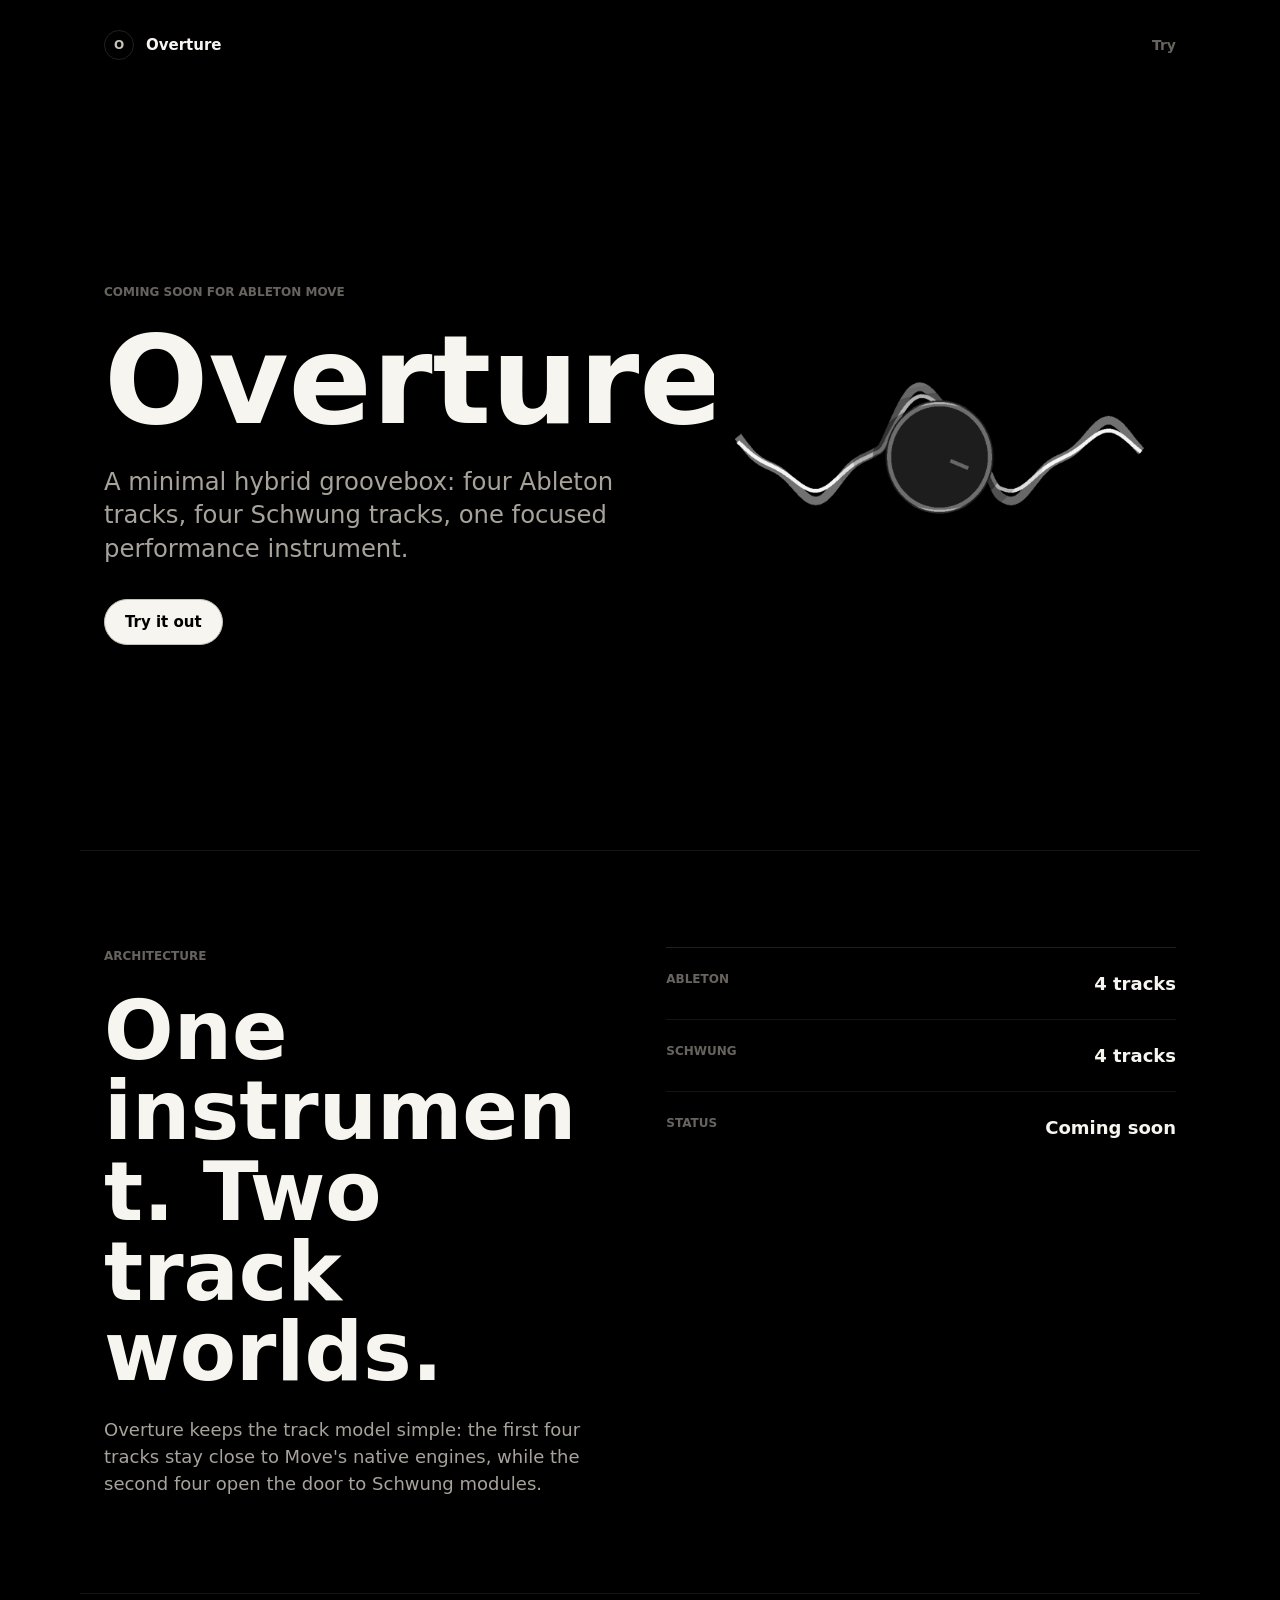
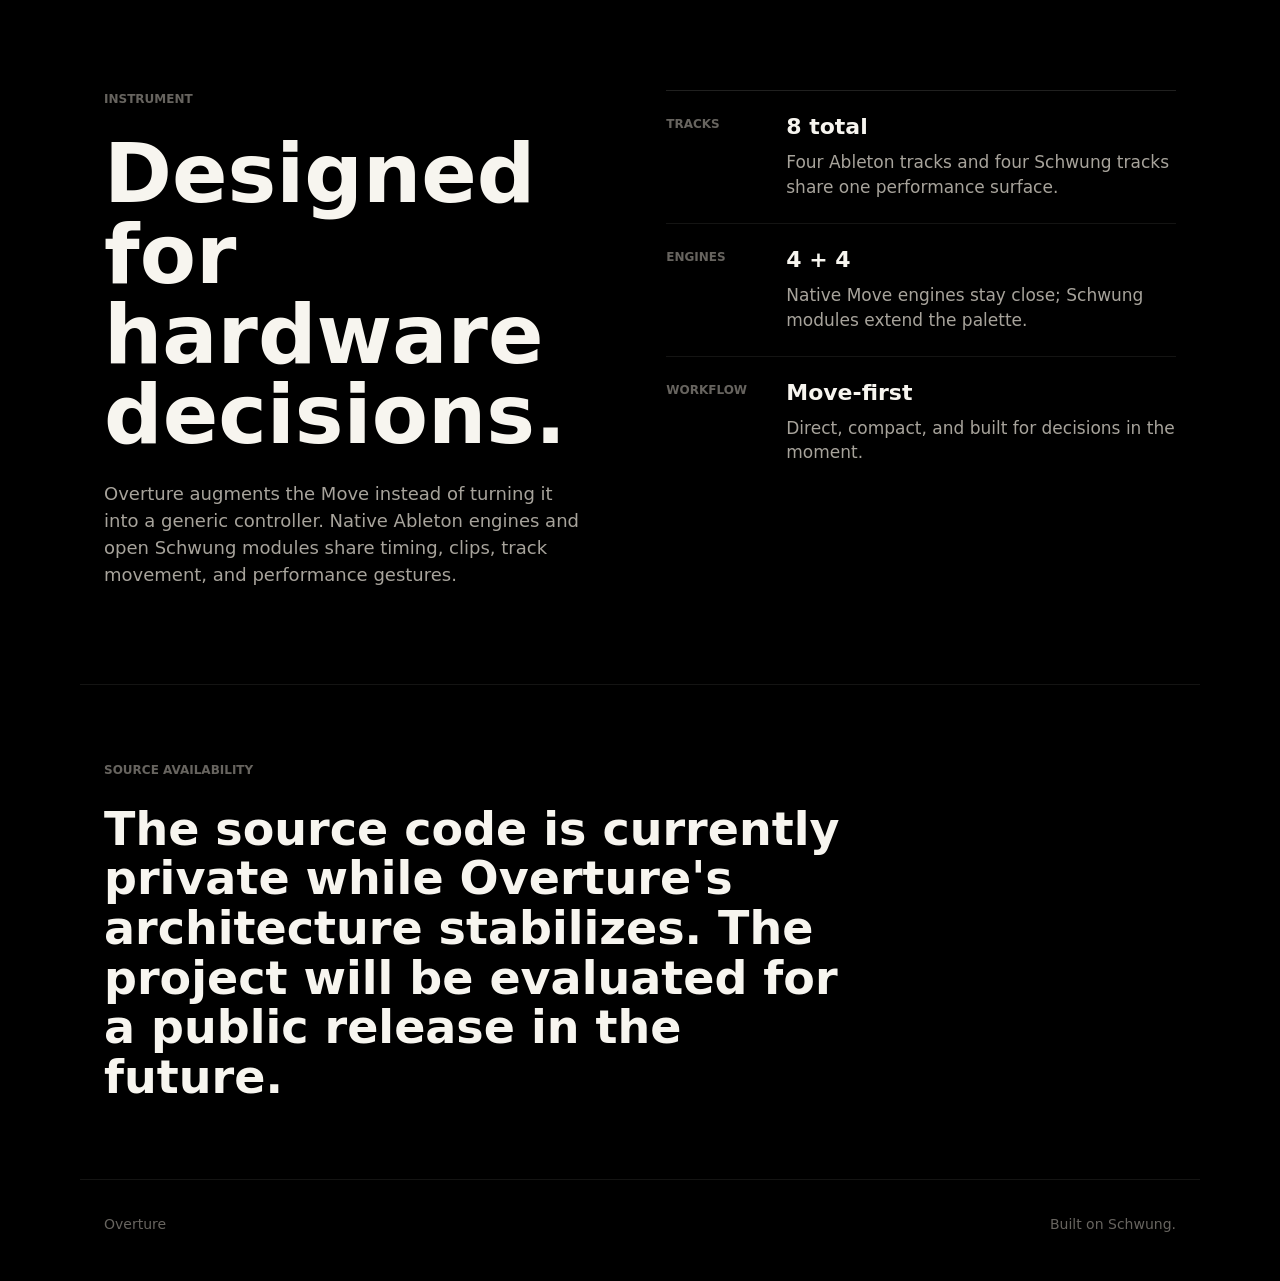
<file: index.html>
<!DOCTYPE html><html lang="en"><head><meta charset="utf-8"><meta name="viewport" content="width=device-width, initial-scale=1"><meta name="description" content="Overture is a hybrid groovebox for Ableton Move, combining four Ableton tracks with four open Schwung tracks."><link rel="canonical" href="https://overture.mov/"><link rel="icon" href="/favicon.svg"><meta property="og:type" content="website"><meta property="og:site_name" content="Overture"><meta property="og:title" content="Overture | Hybrid groovebox for Ableton Move"><meta property="og:description" content="Overture is a hybrid groovebox for Ableton Move, combining four Ableton tracks with four open Schwung tracks."><meta property="og:url" content="https://overture.mov/"><meta property="og:image" content="https://overture.mov/images/og-image.png"><meta property="og:image:secure_url" content="https://overture.mov/images/og-image.png"><meta property="og:image:type" content="image/png"><meta property="og:image:width" content="1200"><meta property="og:image:height" content="630"><meta property="og:image:alt" content="Overture waveform and encoder visual."><meta name="twitter:card" content="summary_large_image"><meta name="twitter:title" content="Overture | Hybrid groovebox for Ableton Move"><meta name="twitter:description" content="Overture is a hybrid groovebox for Ableton Move, combining four Ableton tracks with four open Schwung tracks."><meta name="twitter:image" content="https://overture.mov/images/og-image.png"><title>Overture | Hybrid groovebox for Ableton Move</title><script defer crossorigin="anonymous" src="https://cloud.umami.is/script.js" data-website-id="384f4732-9202-4f8e-85a1-eb3e0fffeacc"></script><link rel="stylesheet" href="/_astro/global.DN-O3Gzb.css"></head><body><header class="site-header" aria-label="Primary navigation"><a class="brand" href="/" aria-label="Overture home"><span class="brand-mark" aria-hidden="true">O</span><span>Overture</span></a><nav class="header-links" aria-label="Links"><a class="nav-link" href="/try/">Try</a></nav></header><main><section class="hero"><div class="hero-display" aria-hidden="true"><img class="waveform-fallback" src="/images/og-image.png" alt="" loading="eager" decoding="async"><canvas data-overture-waveform></canvas></div><div class="hero-copy"><p class="eyebrow">Coming soon for Ableton Move</p><h1>Overture</h1><p class="lede">A minimal hybrid groovebox: four Ableton tracks, four Schwung tracks, one focused performance instrument.</p><a class="primary-link" href="/try/">Try it out</a></div></section><section id="tracks" class="spec-section" aria-label="Overture track architecture"><div class="section-copy"><p class="eyebrow">Architecture</p><h2>One instrument. Two track worlds.</h2><p>Overture keeps the track model simple: the first four tracks stay close to Move's native engines, while the second four open the door to Schwung modules.</p></div><dl class="spec-list"><div><dt>Ableton</dt><dd>4 tracks</dd></div><div><dt>Schwung</dt><dd>4 tracks</dd></div><div><dt>Status</dt><dd>Coming soon</dd></div></dl></section><section id="instrument" class="spec-section"><div class="section-copy"><p class="eyebrow">Instrument</p><h2>Designed for hardware decisions.</h2><p>Overture augments the Move instead of turning it into a generic controller. Native Ableton engines and open Schwung modules share timing, clips, track movement, and performance gestures.</p></div><div class="detail-list" aria-label="Overture design principles"><article><span>Tracks</span><strong>8 total</strong><p>Four Ableton tracks and four Schwung tracks share one performance surface.</p></article><article><span>Engines</span><strong>4 + 4</strong><p>Native Move engines stay close; Schwung modules extend the palette.</p></article><article><span>Workflow</span><strong>Move-first</strong><p>Direct, compact, and built for decisions in the moment.</p></article></div></section><section id="source" class="closing-section"><p class="eyebrow">Source availability</p><p>The source code is currently private while Overture's architecture stabilizes. The project will be evaluated for a public release in the future.</p></section></main><footer><span>Overture</span><span>Built on Schwung.</span></footer><script type="module" src="/_astro/index.astro_astro_type_script_index_0_lang.qLqvZL_c.js"></script></body></html>
</file>
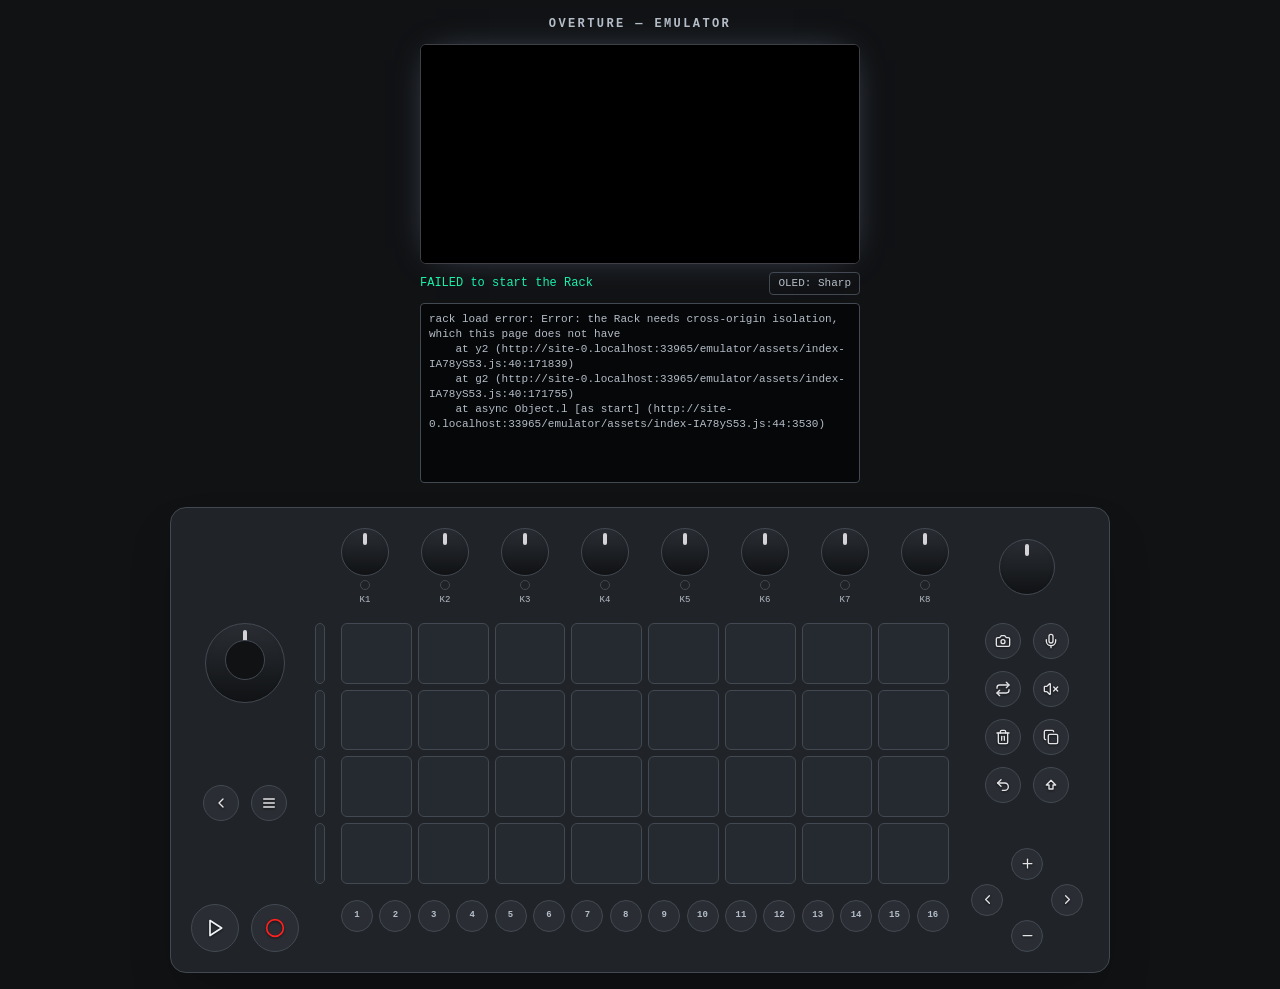
<file: emulator/index.html>
<!doctype html>
<html lang="en">
  <head>
    <meta charset="UTF-8" />
    <meta name="viewport" content="width=device-width, initial-scale=1.0" />
    <title>Overture Emulator</title>
    <!--
      A visitor who deep-links here has never been through the Try page, so no
      isolation shim is registered and there is no SharedArrayBuffer. Registering
      it here means the emulator does not depend on how it was reached.

      Only fetched when isolation is missing, so the standalone dev server — which
      sends the headers itself, and serves no such file — never asks for it.

      The path is absolute on purpose, and `web/dist` cannot self-host because of
      it. Both the registrar and the worker it registers belong to the site, at
      the origin root, and a Service Worker cannot claim a scope above the path
      it is served from — so a shim shipped inside `/emulator/` could never cover
      a framing page. An emulator hosted anywhere but this site must therefore be
      served with `Cross-Origin-Opener-Policy` and `Cross-Origin-Embedder-Policy`
      directly. Without one of the two it has no Rack at all: there is a single
      hosting path and it needs `SharedArrayBuffer`.
    -->
    <script>
      if (!window.crossOriginIsolated && "serviceWorker" in navigator) {
        const registrar = document.createElement("script");
        registrar.src = "/coi-register.js";
        document.head.appendChild(registrar);
      }
    </script>
    <script type="module" crossorigin src="./assets/index-IA78yS53.js"></script>
    <link rel="stylesheet" crossorigin href="./assets/index-BV2gyxOM.css">
  </head>
  <body>
    <div id="root"></div>
  </body>
</html>
</file>
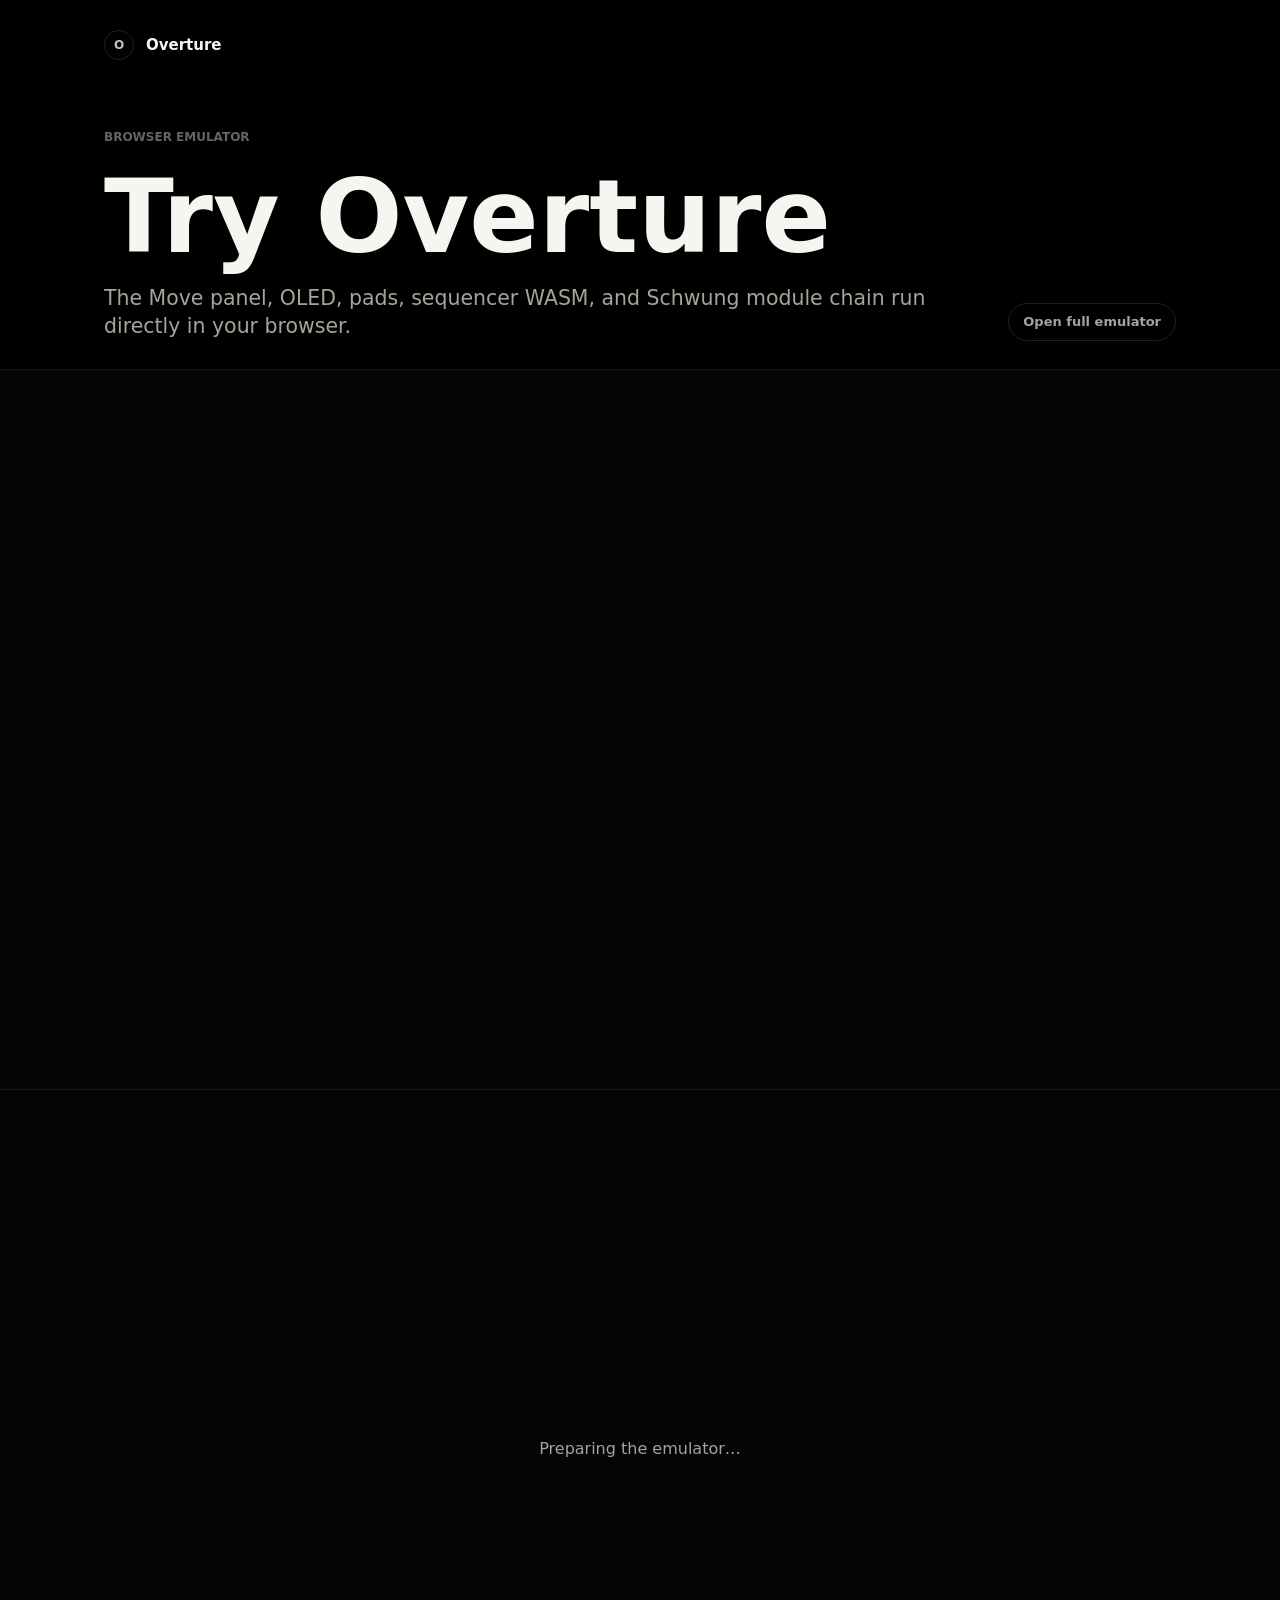
<file: try/index.html>
<!DOCTYPE html><html lang="en"><head><meta charset="utf-8"><meta name="viewport" content="width=device-width, initial-scale=1"><meta name="description" content="Play the Overture browser emulator with the real Move-style UI and Schwung-chain audio."><link rel="icon" href="/favicon.svg"><title>Try Overture | Browser Emulator</title><script>
  if (!window.crossOriginIsolated && "serviceWorker" in navigator) {
    const registrar = document.createElement("script");
    registrar.src = "/coi-register.js";
    document.head.appendChild(registrar);
  }
</script><script defer crossorigin="anonymous" src="https://cloud.umami.is/script.js" data-website-id="384f4732-9202-4f8e-85a1-eb3e0fffeacc"></script><link rel="stylesheet" href="/_astro/global.DN-O3Gzb.css"></head><body><header class="site-header" aria-label="Primary navigation"><a class="brand" href="/" aria-label="Overture home"><span class="brand-mark" aria-hidden="true">O</span><span>Overture</span></a></header><main class="try-main"><section class="try-hero"><div><p class="eyebrow">Browser emulator</p><h1>Try Overture</h1><p class="lede">The Move panel, OLED, pads, sequencer WASM, and Schwung module chain run directly in your browser.</p></div><a class="try-open-link" href="/emulator/?track=5&amp;view=note">Open full emulator</a></section><iframe class="emulator-frame" data-src="/emulator/?track=5&amp;view=note&amp;embed=site" title="Overture browser emulator" allow="autoplay; midi" hidden></iframe><p class="emulator-frame-status" role="status">Preparing the emulator…</p><script>
        (() => {
          const frame = document.querySelector(".emulator-frame");
          const status = document.querySelector(".emulator-frame-status");
          if (!frame || !status) return;
          if (window.crossOriginIsolated) {
            frame.src = frame.dataset.src;
            frame.hidden = false;
            status.hidden = true;
            return;
          }
          // The shim reloads this document once it is controlling, so the
          // ordinary path is that this page is replaced rather than updated.
          // Anything still here after that had no route to isolation: a browser
          // without Service Workers, or a worker that never took control.
          setTimeout(() => {
            status.textContent =
              "This browser could not start the emulator: it needs cross-origin isolation, which requires Service Worker support. Try a different browser, or reload.";
          }, 6000);
        })();
      </script></main></body></html>
</file>
<file: _astro/global.DN-O3Gzb.css>
:root{color-scheme:dark;--black:#000;--panel:#090909;--panel-soft:#0f0f0f;--white:#f7f5ef;--muted:#a7a39b;--quiet:#67645f;--line:#f7f5ef21;--line-soft:#f7f5ef14;--metal:#c7c2b8;--ableton:#d7d4cc;--schwung:#8f8c86;--max:1120px;font-family:Inter,ui-sans-serif,system-ui,-apple-system,BlinkMacSystemFont,Segoe UI,sans-serif}*{box-sizing:border-box}html{scroll-behavior:smooth}body{background:var(--black);color:var(--white);margin:0;line-height:1.5}a{color:inherit;-webkit-tap-highlight-color:transparent;text-decoration:none}a:focus-visible{outline:1px solid var(--white);outline-offset:5px}.site-header{max-width:var(--max);justify-content:space-between;align-items:center;margin:0 auto;padding:30px 24px;display:flex}.brand,.nav-link,footer{align-items:center;display:flex}.header-links{align-items:center;gap:18px;display:flex}.brand{color:var(--white);gap:12px;font-size:15px;font-weight:760}.brand-mark{border:1px solid var(--line);width:30px;height:30px;color:var(--metal);border-radius:50%;place-items:center;font-size:12px;font-weight:820;display:grid}.nav-link{color:var(--quiet);font-size:14px;font-weight:680;transition:color .16s}.nav-link:hover{color:var(--white)}.primary-link{border:1px solid var(--metal);background:var(--white);min-height:46px;color:var(--black);border-radius:999px;justify-content:center;align-items:center;margin-top:34px;padding:0 20px;font-size:15px;font-weight:760;transition:background .16s,border-color .16s,color .16s,transform .16s;display:inline-flex}.primary-link:hover{border-color:var(--white);color:var(--white);background:0 0;transform:translateY(-1px)}.hero{max-width:var(--max);grid-template-columns:minmax(0,1fr) minmax(430px,.92fr);align-items:center;gap:84px;min-height:min(760px,100vh - 90px);margin:0 auto;padding:84px 24px 96px;display:grid}.hero-copy,.hero-display,.section-copy,.closing-section{min-width:0}.hero-display{aspect-ratio:2;background:0 0;order:2;width:100%;position:relative;overflow:hidden;transform:translateY(-16px)}.waveform-fallback,.hero-display canvas{width:100%;height:100%;display:block}.waveform-fallback{object-fit:contain}.hero-display canvas{opacity:0;image-rendering:pixelated;position:absolute;inset:0}.hero-display.is-webgl-ready canvas{opacity:1}.hero-display.is-webgl-ready .waveform-fallback{opacity:0}.eyebrow{color:var(--quiet);letter-spacing:0;text-transform:uppercase;margin:0 0 26px;font-size:12px;font-weight:720}h1,h2,h3,p{overflow-wrap:anywhere}h1{color:var(--white);letter-spacing:0;white-space:nowrap;margin:0;font-size:clamp(66px,9.6vw,136px);font-weight:760;line-height:.88}h2{max-width:860px;color:var(--white);letter-spacing:0;margin:0;font-size:clamp(38px,6.4vw,82px);font-weight:760;line-height:.98}h3{color:var(--white);margin:8px 0 12px;font-size:22px;font-weight:720;line-height:1.12}.lede{max-width:760px;color:var(--muted);margin:30px 0 0;font-size:clamp(21px,1.9vw,27px);line-height:1.38}.spec-section,.section,.closing-section{max-width:var(--max);border-top:1px solid var(--line-soft);margin:0 auto;padding:96px 24px}.spec-section{grid-template-columns:minmax(0,.95fr) minmax(420px,1fr);align-items:start;gap:78px;display:grid}.section-copy p:not(.eyebrow),.closing-section p:not(.eyebrow){max-width:640px;color:var(--muted);margin:24px 0 0;font-size:18px}.spec-list,.detail-list{gap:0;margin:0;display:grid}.spec-list div,.detail-list article{border-top:1px solid var(--line-soft)}.spec-list div:first-child,.detail-list article:first-child{border-top-color:var(--line)}.spec-list div{grid-template-columns:minmax(0,.8fr) minmax(0,1fr);gap:20px;padding:22px 0;display:grid}.spec-list dt,.detail-list span{color:var(--quiet);text-transform:uppercase;font-size:12px;font-weight:720}.spec-list dd{color:var(--white);text-align:right;margin:0;font-size:18px;font-weight:720}.detail-list article{grid-template-columns:92px minmax(0,1fr);gap:10px 28px;padding:24px 0;display:grid}.detail-list strong{color:var(--white);font-size:22px;font-weight:720;line-height:1.12}.detail-list p{color:var(--muted);grid-column:2;margin:0;font-size:17px;line-height:1.45}.closing-section{padding-top:76px;padding-bottom:76px}.closing-section p:not(.eyebrow){max-width:760px;color:var(--white);font-size:clamp(26px,4vw,46px);font-weight:700;line-height:1.08}.try-main{flex-direction:column;min-width:0;min-height:calc(100vh - 92px);display:flex}.try-hero{max-width:var(--max);justify-content:space-between;align-items:end;gap:24px;width:100%;margin:0 auto;padding:38px 24px 28px;display:flex}.try-hero h1{font-size:clamp(54px,8vw,104px)}.try-hero .lede{max-width:860px;margin-top:22px;font-size:clamp(18px,1.6vw,23px)}.try-open-link{border:1px solid var(--line);min-height:38px;color:var(--muted);border-radius:999px;flex:none;justify-content:center;align-items:center;padding:0 14px;font-size:13px;font-weight:720;transition:border-color .16s,color .16s;display:inline-flex}.try-open-link:hover{border-color:var(--metal);color:var(--white)}.emulator-frame{border:0;border-top:1px solid var(--line-soft);background:#050505;flex:auto;width:100%;height:min(980px,100svh - 244px);min-height:720px;display:block}.emulator-frame-status{border-top:1px solid var(--line-soft);width:100%;height:min(980px,100svh - 244px);min-height:720px;color:var(--muted);text-align:center;background:#050505;flex:auto;justify-content:center;align-items:center;margin:0;padding:0 1.5rem;display:flex}.emulator-frame-status[hidden]{display:none}footer{max-width:var(--max);border-top:1px solid var(--line-soft);color:var(--quiet);flex-wrap:wrap;justify-content:space-between;gap:14px 28px;margin:0 auto;padding:34px 24px 46px;font-size:14px}@media (prefers-reduced-motion:reduce){*,:before,:after{scroll-behavior:auto!important;transition-duration:.01ms!important}}@media (width<=940px){.hero{grid-template-columns:1fr;gap:44px;min-height:auto;padding-top:56px;padding-bottom:72px}.hero-display{max-width:720px;transform:none}.spec-section{grid-template-columns:1fr;gap:46px}}@media (width<=640px){.site-header,.hero,.try-hero,.spec-section,.section,.closing-section,footer{padding-left:18px;padding-right:18px}.site-header{padding-top:20px;padding-bottom:18px}.hero{gap:34px;padding-top:42px;padding-bottom:56px}.try-main{min-height:calc(100svh - 68px)}.try-hero{align-items:start;gap:16px;padding-top:12px;padding-bottom:14px}.try-hero .eyebrow{margin-bottom:12px}.try-hero h1{white-space:normal;font-size:clamp(38px,11vw,48px)}.try-hero .lede{max-width:30rem;margin-top:12px;font-size:15px;line-height:1.38}.try-open-link{white-space:nowrap;min-height:34px;margin-top:3px;padding:0 11px;font-size:12px}h1{font-size:clamp(52px,17vw,82px)}h2{font-size:clamp(34px,12vw,56px)}.lede{margin-top:24px;font-size:20px}.spec-list div,.detail-list article{grid-template-columns:1fr;gap:8px}.detail-list p{grid-column:auto}.spec-list dd{text-align:left}footer{flex-direction:column;align-items:flex-start}.emulator-frame{height:calc(100svh - 206px);min-height:560px}}@media (width<=420px){.site-header{padding-top:18px}.try-hero{display:block}.try-open-link{margin-top:12px}.emulator-frame{height:calc(100svh - 242px)}}@media (orientation:landscape) and (height<=520px){.site-header,.try-hero{display:none}.try-main{min-height:100svh}.emulator-frame{border-top:0;height:100svh;min-height:0}}
</file>
<file: emulator/assets/index-BV2gyxOM.css>
*,:before,:after{--tw-border-spacing-x: 0;--tw-border-spacing-y: 0;--tw-translate-x: 0;--tw-translate-y: 0;--tw-rotate: 0;--tw-skew-x: 0;--tw-skew-y: 0;--tw-scale-x: 1;--tw-scale-y: 1;--tw-pan-x: ;--tw-pan-y: ;--tw-pinch-zoom: ;--tw-scroll-snap-strictness: proximity;--tw-gradient-from-position: ;--tw-gradient-via-position: ;--tw-gradient-to-position: ;--tw-ordinal: ;--tw-slashed-zero: ;--tw-numeric-figure: ;--tw-numeric-spacing: ;--tw-numeric-fraction: ;--tw-ring-inset: ;--tw-ring-offset-width: 0px;--tw-ring-offset-color: #fff;--tw-ring-color: rgb(59 130 246 / .5);--tw-ring-offset-shadow: 0 0 #0000;--tw-ring-shadow: 0 0 #0000;--tw-shadow: 0 0 #0000;--tw-shadow-colored: 0 0 #0000;--tw-blur: ;--tw-brightness: ;--tw-contrast: ;--tw-grayscale: ;--tw-hue-rotate: ;--tw-invert: ;--tw-saturate: ;--tw-sepia: ;--tw-drop-shadow: ;--tw-backdrop-blur: ;--tw-backdrop-brightness: ;--tw-backdrop-contrast: ;--tw-backdrop-grayscale: ;--tw-backdrop-hue-rotate: ;--tw-backdrop-invert: ;--tw-backdrop-opacity: ;--tw-backdrop-saturate: ;--tw-backdrop-sepia: ;--tw-contain-size: ;--tw-contain-layout: ;--tw-contain-paint: ;--tw-contain-style: }::backdrop{--tw-border-spacing-x: 0;--tw-border-spacing-y: 0;--tw-translate-x: 0;--tw-translate-y: 0;--tw-rotate: 0;--tw-skew-x: 0;--tw-skew-y: 0;--tw-scale-x: 1;--tw-scale-y: 1;--tw-pan-x: ;--tw-pan-y: ;--tw-pinch-zoom: ;--tw-scroll-snap-strictness: proximity;--tw-gradient-from-position: ;--tw-gradient-via-position: ;--tw-gradient-to-position: ;--tw-ordinal: ;--tw-slashed-zero: ;--tw-numeric-figure: ;--tw-numeric-spacing: ;--tw-numeric-fraction: ;--tw-ring-inset: ;--tw-ring-offset-width: 0px;--tw-ring-offset-color: #fff;--tw-ring-color: rgb(59 130 246 / .5);--tw-ring-offset-shadow: 0 0 #0000;--tw-ring-shadow: 0 0 #0000;--tw-shadow: 0 0 #0000;--tw-shadow-colored: 0 0 #0000;--tw-blur: ;--tw-brightness: ;--tw-contrast: ;--tw-grayscale: ;--tw-hue-rotate: ;--tw-invert: ;--tw-saturate: ;--tw-sepia: ;--tw-drop-shadow: ;--tw-backdrop-blur: ;--tw-backdrop-brightness: ;--tw-backdrop-contrast: ;--tw-backdrop-grayscale: ;--tw-backdrop-hue-rotate: ;--tw-backdrop-invert: ;--tw-backdrop-opacity: ;--tw-backdrop-saturate: ;--tw-backdrop-sepia: ;--tw-contain-size: ;--tw-contain-layout: ;--tw-contain-paint: ;--tw-contain-style: }*,:before,:after{box-sizing:border-box;border-width:0;border-style:solid;border-color:#e5e7eb}:before,:after{--tw-content: ""}html,:host{line-height:1.5;-webkit-text-size-adjust:100%;-moz-tab-size:4;-o-tab-size:4;tab-size:4;font-family:ui-sans-serif,system-ui,sans-serif,"Apple Color Emoji","Segoe UI Emoji",Segoe UI Symbol,"Noto Color Emoji";font-feature-settings:normal;font-variation-settings:normal;-webkit-tap-highlight-color:transparent}body{margin:0;line-height:inherit}hr{height:0;color:inherit;border-top-width:1px}abbr:where([title]){-webkit-text-decoration:underline dotted;text-decoration:underline dotted}h1,h2,h3,h4,h5,h6{font-size:inherit;font-weight:inherit}a{color:inherit;text-decoration:inherit}b,strong{font-weight:bolder}code,kbd,samp,pre{font-family:ui-monospace,SFMono-Regular,Menlo,monospace;font-feature-settings:normal;font-variation-settings:normal;font-size:1em}small{font-size:80%}sub,sup{font-size:75%;line-height:0;position:relative;vertical-align:baseline}sub{bottom:-.25em}sup{top:-.5em}table{text-indent:0;border-color:inherit;border-collapse:collapse}button,input,optgroup,select,textarea{font-family:inherit;font-feature-settings:inherit;font-variation-settings:inherit;font-size:100%;font-weight:inherit;line-height:inherit;letter-spacing:inherit;color:inherit;margin:0;padding:0}button,select{text-transform:none}button,input:where([type=button]),input:where([type=reset]),input:where([type=submit]){-webkit-appearance:button;background-color:transparent;background-image:none}:-moz-focusring{outline:auto}:-moz-ui-invalid{box-shadow:none}progress{vertical-align:baseline}::-webkit-inner-spin-button,::-webkit-outer-spin-button{height:auto}[type=search]{-webkit-appearance:textfield;outline-offset:-2px}::-webkit-search-decoration{-webkit-appearance:none}::-webkit-file-upload-button{-webkit-appearance:button;font:inherit}summary{display:list-item}blockquote,dl,dd,h1,h2,h3,h4,h5,h6,hr,figure,p,pre{margin:0}fieldset{margin:0;padding:0}legend{padding:0}ol,ul,menu{list-style:none;margin:0;padding:0}dialog{padding:0}textarea{resize:vertical}input::-moz-placeholder,textarea::-moz-placeholder{opacity:1;color:#9ca3af}input::placeholder,textarea::placeholder{opacity:1;color:#9ca3af}button,[role=button]{cursor:pointer}:disabled{cursor:default}img,svg,video,canvas,audio,iframe,embed,object{display:block;vertical-align:middle}img,video{max-width:100%;height:auto}[hidden]:where(:not([hidden=until-found])){display:none}*{border-color:hsl(var(--border))}html,body,#root{height:100%}body{background:var(--bg);color:var(--text);font-family:ui-monospace,SF Mono,Menlo,monospace;margin:0;-webkit-font-smoothing:antialiased}.pressed{outline:3px solid var(--accent);outline-offset:2px}.container{width:100%}@media (min-width: 640px){.container{max-width:640px}}@media (min-width: 768px){.container{max-width:768px}}@media (min-width: 1024px){.container{max-width:1024px}}@media (min-width: 1280px){.container{max-width:1280px}}@media (min-width: 1536px){.container{max-width:1536px}}.sr-only{position:absolute;width:1px;height:1px;padding:0;margin:-1px;overflow:hidden;clip:rect(0,0,0,0);white-space:nowrap;border-width:0}.pointer-events-none{pointer-events:none}.visible{visibility:visible}.fixed{position:fixed}.absolute{position:absolute}.relative{position:relative}.inset-0{top:0;right:0;bottom:0;left:0}.left-1\/2{left:50%}.top-1\.5{top:.375rem}.z-10{z-index:10}.z-50{z-index:50}.order-first{order:-9999}.col-start-1{grid-column-start:1}.col-start-2{grid-column-start:2}.col-start-3{grid-column-start:3}.col-start-4{grid-column-start:4}.row-start-1{grid-row-start:1}.row-start-2{grid-row-start:2}.row-start-3{grid-row-start:3}.row-end-4{grid-row-end:4}.mb-1{margin-bottom:.25rem}.mb-2{margin-bottom:.5rem}.mb-3{margin-bottom:.75rem}.mb-6{margin-bottom:1.5rem}.mb-8{margin-bottom:2rem}.ml-auto{margin-left:auto}.mt-1{margin-top:.25rem}.mt-2{margin-top:.5rem}.mt-2\.5{margin-top:.625rem}.mt-3{margin-top:.75rem}.mt-\[2px\]{margin-top:2px}.block{display:block}.inline{display:inline}.flex{display:flex}.table{display:table}.grid{display:grid}.hidden{display:none}.aspect-\[2\/1\]{aspect-ratio:2/1}.aspect-\[7\/6\]{aspect-ratio:7/6}.aspect-square{aspect-ratio:1 / 1}.h-1{height:.25rem}.h-10{height:2.5rem}.h-12{height:3rem}.h-14{height:3.5rem}.h-2{height:.5rem}.h-2\.5{height:.625rem}.h-20{height:5rem}.h-3{height:.75rem}.h-4{height:1rem}.h-5{height:1.25rem}.h-8{height:2rem}.h-9{height:2.25rem}.max-h-24{max-height:6rem}.min-h-\[1\.4em\]{min-height:1.4em}.min-h-\[100dvh\]{min-height:100dvh}.min-h-\[180px\]{min-height:180px}.min-h-\[2\.4em\]{min-height:2.4em}.min-h-screen{min-height:100vh}.w-1{width:.25rem}.w-10{width:2.5rem}.w-12{width:3rem}.w-14{width:3.5rem}.w-2\.5{width:.625rem}.w-20{width:5rem}.w-4{width:1rem}.w-5{width:1.25rem}.w-8{width:2rem}.w-9{width:2.25rem}.w-\[940px\]{width:940px}.w-\[min\(92vw\,440px\)\]{width:min(92vw,440px)}.w-\[min\(92vw\,940px\)\]{width:min(92vw,940px)}.w-\[min\(94vw\,440px\)\]{width:min(94vw,440px)}.w-full{width:100%}.w-max{width:-moz-max-content;width:max-content}.max-w-\[94vw\]{max-width:94vw}.max-w-none{max-width:none}.flex-1{flex:1 1 0%}.shrink-0{flex-shrink:0}.-translate-x-1\/2{--tw-translate-x: -50%;transform:translate(var(--tw-translate-x),var(--tw-translate-y)) rotate(var(--tw-rotate)) skew(var(--tw-skew-x)) skewY(var(--tw-skew-y)) scaleX(var(--tw-scale-x)) scaleY(var(--tw-scale-y))}.transform{transform:translate(var(--tw-translate-x),var(--tw-translate-y)) rotate(var(--tw-rotate)) skew(var(--tw-skew-x)) skewY(var(--tw-skew-y)) scaleX(var(--tw-scale-x)) scaleY(var(--tw-scale-y))}.cursor-ns-resize{cursor:ns-resize}.touch-none{touch-action:none}.select-none{-webkit-user-select:none;-moz-user-select:none;user-select:none}.grid-cols-2{grid-template-columns:repeat(2,minmax(0,1fr))}.grid-cols-3{grid-template-columns:repeat(3,minmax(0,1fr))}.grid-cols-8{grid-template-columns:repeat(8,minmax(0,1fr))}.grid-cols-\[repeat\(auto-fill\,minmax\(280px\,1fr\)\)\]{grid-template-columns:repeat(auto-fill,minmax(280px,1fr))}.flex-col{flex-direction:column}.flex-wrap{flex-wrap:wrap}.place-items-center{place-items:center}.items-start{align-items:flex-start}.items-center{align-items:center}.items-baseline{align-items:baseline}.items-stretch{align-items:stretch}.justify-center{justify-content:center}.justify-between{justify-content:space-between}.gap-1{gap:.25rem}.gap-1\.5{gap:.375rem}.gap-2{gap:.5rem}.gap-3{gap:.75rem}.gap-4{gap:1rem}.gap-5{gap:1.25rem}.gap-6{gap:1.5rem}.gap-\[3px\]{gap:3px}.gap-x-2{-moz-column-gap:.5rem;column-gap:.5rem}.gap-x-4{-moz-column-gap:1rem;column-gap:1rem}.gap-y-1{row-gap:.25rem}.gap-y-4{row-gap:1rem}.space-y-1\.5>:not([hidden])~:not([hidden]){--tw-space-y-reverse: 0;margin-top:calc(.375rem * calc(1 - var(--tw-space-y-reverse)));margin-bottom:calc(.375rem * var(--tw-space-y-reverse))}.self-stretch{align-self:stretch}.overflow-auto{overflow:auto}.overflow-hidden{overflow:hidden}.overflow-x-auto{overflow-x:auto}.whitespace-pre-wrap{white-space:pre-wrap}.break-words{overflow-wrap:break-word}.rounded{border-radius:.25rem}.rounded-2xl{border-radius:1rem}.rounded-\[1px\]{border-radius:1px}.rounded-\[2px\]{border-radius:2px}.rounded-\[3px\]{border-radius:3px}.rounded-full{border-radius:9999px}.rounded-lg{border-radius:.5rem}.rounded-md{border-radius:.375rem}.border{border-width:1px}.border-b{border-bottom-width:1px}.border-line{border-color:var(--line)}.border-zinc-700{--tw-border-opacity: 1;border-color:rgb(63 63 70 / var(--tw-border-opacity, 1))}.bg-\[\#23d7ff\]{--tw-bg-opacity: 1;background-color:rgb(35 215 255 / var(--tw-bg-opacity, 1))}.bg-\[\#242a2f\]{--tw-bg-opacity: 1;background-color:rgb(36 42 47 / var(--tw-bg-opacity, 1))}.bg-bg{background-color:var(--bg)}.bg-black{--tw-bg-opacity: 1;background-color:rgb(0 0 0 / var(--tw-bg-opacity, 1))}.bg-black\/50{background-color:#00000080}.bg-black\/60{background-color:#0009}.bg-black\/70{background-color:#000000b3}.bg-panel{background-color:var(--panel)}.bg-panel-2{background-color:var(--panel-2)}.bg-zinc-300{--tw-bg-opacity: 1;background-color:rgb(212 212 216 / var(--tw-bg-opacity, 1))}.bg-gradient-to-b{background-image:linear-gradient(to bottom,var(--tw-gradient-stops))}.from-panel-2{--tw-gradient-from: var(--panel-2) var(--tw-gradient-from-position);--tw-gradient-to: rgb(255 255 255 / 0) var(--tw-gradient-to-position);--tw-gradient-stops: var(--tw-gradient-from), var(--tw-gradient-to)}.to-bg{--tw-gradient-to: var(--bg) var(--tw-gradient-to-position)}.p-2{padding:.5rem}.p-3{padding:.75rem}.p-4{padding:1rem}.p-5{padding:1.25rem}.p-6{padding:1.5rem}.px-2{padding-left:.5rem;padding-right:.5rem}.px-3{padding-left:.75rem;padding-right:.75rem}.px-4{padding-left:1rem;padding-right:1rem}.py-0\.5{padding-top:.125rem;padding-bottom:.125rem}.py-1\.5{padding-top:.375rem;padding-bottom:.375rem}.py-3{padding-top:.75rem;padding-bottom:.75rem}.pb-2{padding-bottom:.5rem}.pl-0\.5{padding-left:.125rem}.pr-2\.5{padding-right:.625rem}.text-left{text-align:left}.text-center{text-align:center}.font-mono{font-family:ui-monospace,SFMono-Regular,Menlo,monospace}.text-\[10px\]{font-size:10px}.text-\[11px\]{font-size:11px}.text-\[15px\]{font-size:15px}.text-\[9px\]{font-size:9px}.text-lg{font-size:1.125rem;line-height:1.75rem}.text-xs{font-size:.75rem;line-height:1rem}.font-bold{font-weight:700}.font-semibold{font-weight:600}.uppercase{text-transform:uppercase}.leading-snug{line-height:1.375}.tracking-\[0\.14em\]{letter-spacing:.14em}.tracking-\[0\.16em\]{letter-spacing:.16em}.tracking-\[0\.25em\]{letter-spacing:.25em}.tracking-\[0\.2em\]{letter-spacing:.2em}.tracking-wide{letter-spacing:.025em}.text-\[\#071013\]{--tw-text-opacity: 1;color:rgb(7 16 19 / var(--tw-text-opacity, 1))}.text-\[\#ff2020\]{--tw-text-opacity: 1;color:rgb(255 32 32 / var(--tw-text-opacity, 1))}.text-accent{color:var(--accent)}.text-muted{color:var(--muted)}.text-text{color:var(--text)}.text-transparent{color:transparent}.text-zinc-200{--tw-text-opacity: 1;color:rgb(228 228 231 / var(--tw-text-opacity, 1))}.shadow-2xl{--tw-shadow: 0 25px 50px -12px rgb(0 0 0 / .25);--tw-shadow-colored: 0 25px 50px -12px var(--tw-shadow-color);box-shadow:var(--tw-ring-offset-shadow, 0 0 #0000),var(--tw-ring-shadow, 0 0 #0000),var(--tw-shadow)}.shadow-\[0_0_34px_-16px_rgba\(190\,205\,255\,0\.55\)\]{--tw-shadow: 0 0 34px -16px rgba(190,205,255,.55);--tw-shadow-colored: 0 0 34px -16px var(--tw-shadow-color);box-shadow:var(--tw-ring-offset-shadow, 0 0 #0000),var(--tw-ring-shadow, 0 0 #0000),var(--tw-shadow)}.shadow-inner{--tw-shadow: inset 0 2px 4px 0 rgb(0 0 0 / .05);--tw-shadow-colored: inset 0 2px 4px 0 var(--tw-shadow-color);box-shadow:var(--tw-ring-offset-shadow, 0 0 #0000),var(--tw-ring-shadow, 0 0 #0000),var(--tw-shadow)}.shadow-md{--tw-shadow: 0 4px 6px -1px rgb(0 0 0 / .1), 0 2px 4px -2px rgb(0 0 0 / .1);--tw-shadow-colored: 0 4px 6px -1px var(--tw-shadow-color), 0 2px 4px -2px var(--tw-shadow-color);box-shadow:var(--tw-ring-offset-shadow, 0 0 #0000),var(--tw-ring-shadow, 0 0 #0000),var(--tw-shadow)}.shadow-xl{--tw-shadow: 0 20px 25px -5px rgb(0 0 0 / .1), 0 8px 10px -6px rgb(0 0 0 / .1);--tw-shadow-colored: 0 20px 25px -5px var(--tw-shadow-color), 0 8px 10px -6px var(--tw-shadow-color);box-shadow:var(--tw-ring-offset-shadow, 0 0 #0000),var(--tw-ring-shadow, 0 0 #0000),var(--tw-shadow)}.outline{outline-style:solid}.ring{--tw-ring-offset-shadow: var(--tw-ring-inset) 0 0 0 var(--tw-ring-offset-width) var(--tw-ring-offset-color);--tw-ring-shadow: var(--tw-ring-inset) 0 0 0 calc(3px + var(--tw-ring-offset-width)) var(--tw-ring-color);box-shadow:var(--tw-ring-offset-shadow),var(--tw-ring-shadow),var(--tw-shadow, 0 0 #0000)}.ring-2{--tw-ring-offset-shadow: var(--tw-ring-inset) 0 0 0 var(--tw-ring-offset-width) var(--tw-ring-offset-color);--tw-ring-shadow: var(--tw-ring-inset) 0 0 0 calc(2px + var(--tw-ring-offset-width)) var(--tw-ring-color);box-shadow:var(--tw-ring-offset-shadow),var(--tw-ring-shadow),var(--tw-shadow, 0 0 #0000)}.ring-accent{--tw-ring-color: var(--accent)}.blur{--tw-blur: blur(8px);filter:var(--tw-blur) var(--tw-brightness) var(--tw-contrast) var(--tw-grayscale) var(--tw-hue-rotate) var(--tw-invert) var(--tw-saturate) var(--tw-sepia) var(--tw-drop-shadow)}.drop-shadow{--tw-drop-shadow: drop-shadow(0 1px 2px rgb(0 0 0 / .1)) drop-shadow(0 1px 1px rgb(0 0 0 / .06));filter:var(--tw-blur) var(--tw-brightness) var(--tw-contrast) var(--tw-grayscale) var(--tw-hue-rotate) var(--tw-invert) var(--tw-saturate) var(--tw-sepia) var(--tw-drop-shadow)}.filter{filter:var(--tw-blur) var(--tw-brightness) var(--tw-contrast) var(--tw-grayscale) var(--tw-hue-rotate) var(--tw-invert) var(--tw-saturate) var(--tw-sepia) var(--tw-drop-shadow)}.transition{transition-property:color,background-color,border-color,text-decoration-color,fill,stroke,opacity,box-shadow,transform,filter,backdrop-filter;transition-timing-function:cubic-bezier(.4,0,.2,1);transition-duration:.15s}.transition-colors{transition-property:color,background-color,border-color,text-decoration-color,fill,stroke;transition-timing-function:cubic-bezier(.4,0,.2,1);transition-duration:.15s}.ease-in-out{transition-timing-function:cubic-bezier(.4,0,.2,1)}@keyframes enter{0%{opacity:var(--tw-enter-opacity, 1);transform:translate3d(var(--tw-enter-translate-x, 0),var(--tw-enter-translate-y, 0),0) scale3d(var(--tw-enter-scale, 1),var(--tw-enter-scale, 1),var(--tw-enter-scale, 1)) rotate(var(--tw-enter-rotate, 0))}}@keyframes exit{to{opacity:var(--tw-exit-opacity, 1);transform:translate3d(var(--tw-exit-translate-x, 0),var(--tw-exit-translate-y, 0),0) scale3d(var(--tw-exit-scale, 1),var(--tw-exit-scale, 1),var(--tw-exit-scale, 1)) rotate(var(--tw-exit-rotate, 0))}}.animate-in{animation-name:enter;animation-duration:.15s;--tw-enter-opacity: initial;--tw-enter-scale: initial;--tw-enter-rotate: initial;--tw-enter-translate-x: initial;--tw-enter-translate-y: initial}.fade-in-0{--tw-enter-opacity: 0}.zoom-in-95{--tw-enter-scale: .95}.ease-in-out{animation-timing-function:cubic-bezier(.4,0,.2,1)}.running{animation-play-state:running}@keyframes overture-led-pulse{0%,to{opacity:.42}50%{opacity:1}}:root{--bg: #101214;--panel: #202327;--panel-2: #2a2e34;--line: #434952;--text: #f1f4f8;--muted: #b4bdc8;--accent: #19f0a8;--warn: #d8c47b;--oled-fg: #19f0a8;--oled-bg: #001b14;--background: 210 11% 7%;--foreground: 210 25% 96%;--popover: 215 10% 14%;--popover-foreground: 210 25% 96%;--border: 214 10% 29%;--input: 214 10% 29%;--ring: 162 88% 52%;--radius: .375rem}#manual-capture .manual-target{position:relative;z-index:20;box-shadow:0 0 0 3px #23d7ff,0 0 16px 4px #23d7ff8c!important}#manual-capture .manual-target-badge{position:absolute;top:-9px;right:-9px;z-index:30;display:flex;align-items:center;justify-content:center;min-width:19px;height:19px;padding:0 4px;border-radius:999px;border:2px solid #071013;background:#23d7ff;color:#071013;font:700 11px/1 ui-monospace,SF Mono,Menlo,monospace;box-shadow:0 0 10px #23d7ffa6;pointer-events:none}#manual-capture #shell,#manual-capture #shell *{overflow:visible}#manual-capture [aria-label^="Track "]{min-width:1rem}@media (orientation: landscape) and (max-height: 520px){[data-site-embed=true]{justify-content:center;overflow:hidden;padding:.75rem}[data-site-embed=true] .site-embed-screen{display:none}[data-site-embed=true] .site-embed-shell-scroll{display:flex;height:calc(100dvh - 1.5rem);align-items:flex-start;justify-content:center;overflow:visible;padding-bottom:0}[data-site-embed=true] #shell{width:940px;max-width:none;transform:scale(.84);transform-origin:top center}}.after\:absolute:after{content:var(--tw-content);position:absolute}.after\:left-1\/2:after{content:var(--tw-content);left:50%}.after\:top-1:after{content:var(--tw-content);top:.25rem}.after\:h-3:after{content:var(--tw-content);height:.75rem}.after\:w-1:after{content:var(--tw-content);width:.25rem}.after\:-translate-x-1\/2:after{content:var(--tw-content);--tw-translate-x: -50%;transform:translate(var(--tw-translate-x),var(--tw-translate-y)) rotate(var(--tw-rotate)) skew(var(--tw-skew-x)) skewY(var(--tw-skew-y)) scaleX(var(--tw-scale-x)) scaleY(var(--tw-scale-y))}.after\:rounded-full:after{content:var(--tw-content);border-radius:9999px}.after\:bg-zinc-300:after{content:var(--tw-content);--tw-bg-opacity: 1;background-color:rgb(212 212 216 / var(--tw-bg-opacity, 1))}.hover\:border-accent:hover{border-color:var(--accent)}.hover\:border-muted:hover{border-color:var(--muted)}.hover\:text-text:hover{color:var(--text)}.data-\[state\=closed\]\:animate-out[data-state=closed]{animation-name:exit;animation-duration:.15s;--tw-exit-opacity: initial;--tw-exit-scale: initial;--tw-exit-rotate: initial;--tw-exit-translate-x: initial;--tw-exit-translate-y: initial}.data-\[state\=closed\]\:fade-out-0[data-state=closed]{--tw-exit-opacity: 0}.data-\[state\=closed\]\:zoom-out-95[data-state=closed]{--tw-exit-scale: .95}.data-\[side\=bottom\]\:slide-in-from-top-2[data-side=bottom]{--tw-enter-translate-y: -.5rem}.data-\[side\=left\]\:slide-in-from-right-2[data-side=left]{--tw-enter-translate-x: .5rem}.data-\[side\=right\]\:slide-in-from-left-2[data-side=right]{--tw-enter-translate-x: -.5rem}.data-\[side\=top\]\:slide-in-from-bottom-2[data-side=top]{--tw-enter-translate-y: .5rem}@media (min-width: 640px){.sm\:p-4{padding:1rem}}@media (min-width: 1360px){.min-\[1360px\]\:w-auto{width:auto}.min-\[1360px\]\:flex-row{flex-direction:row}.min-\[1360px\]\:items-stretch{align-items:stretch}}.\[\&_svg\]\:drop-shadow-\[0_1px_1px_rgba\(0\,0\,0\,0\.6\)\] svg{--tw-drop-shadow: drop-shadow(0 1px 1px rgba(0,0,0,.6));filter:var(--tw-blur) var(--tw-brightness) var(--tw-contrast) var(--tw-grayscale) var(--tw-hue-rotate) var(--tw-invert) var(--tw-saturate) var(--tw-sepia) var(--tw-drop-shadow)}
</file>
